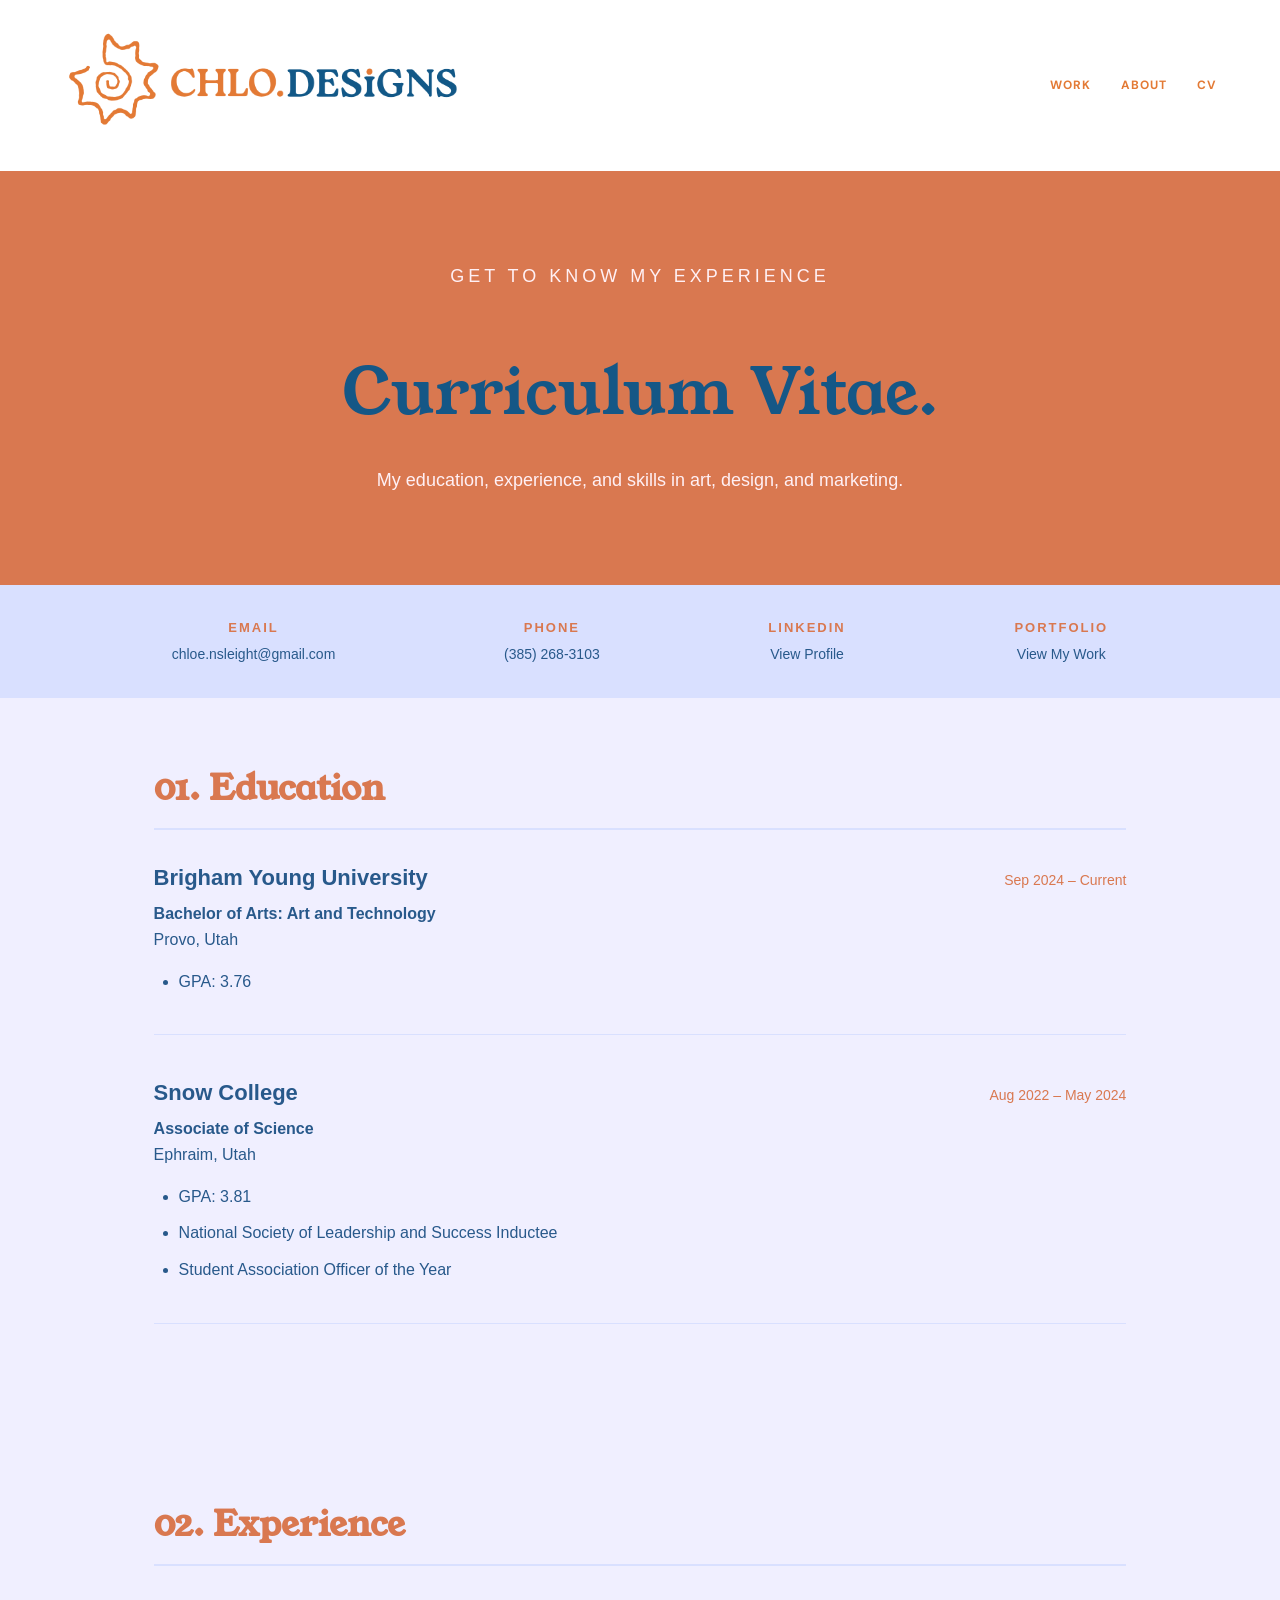
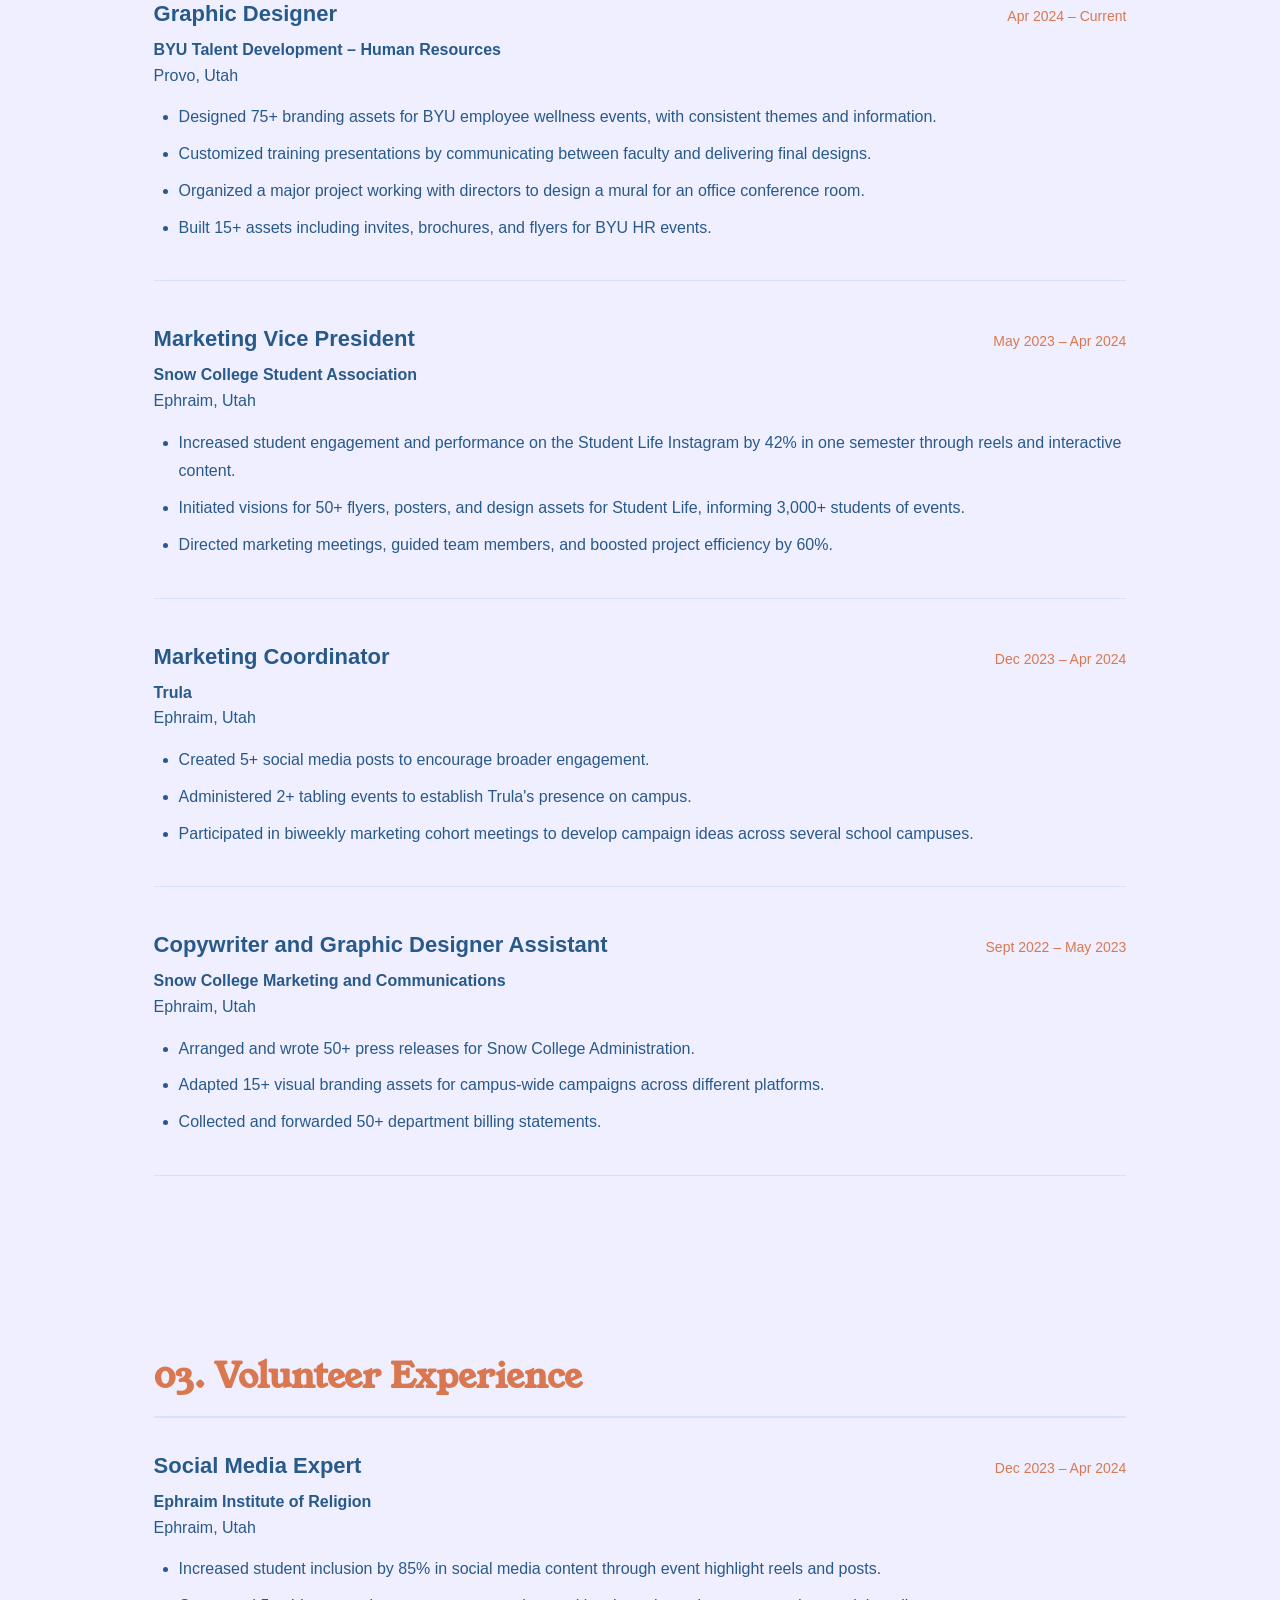
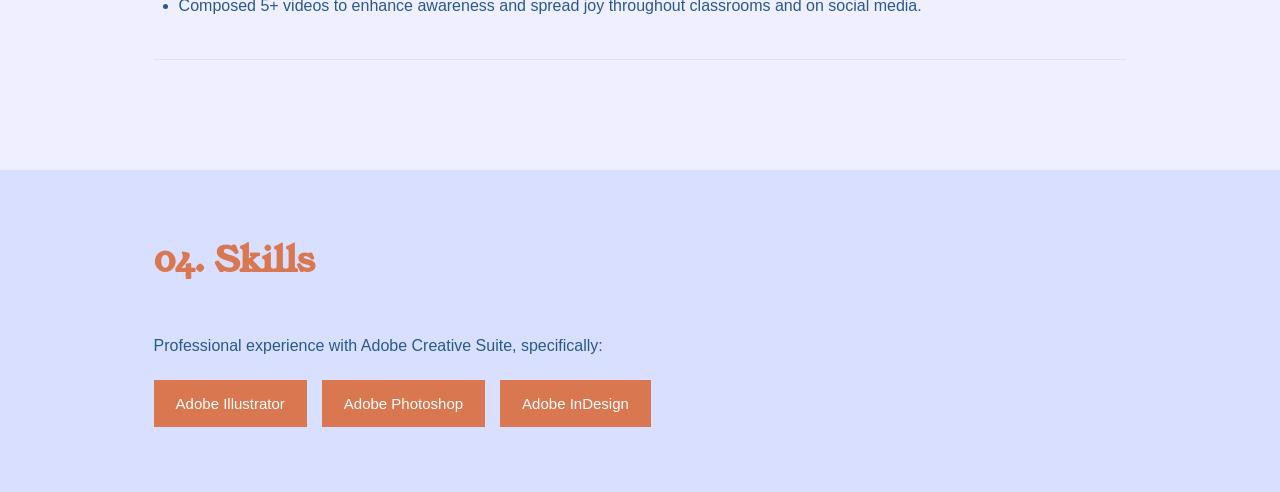
<file: CV.html>
<!DOCTYPE html>
<html lang="en">

<head>
    <meta charset="UTF-8">
    <meta name="viewport" content="width=device-width, initial-scale=1.0">

    <title>Chloe Sleight | CV</title>

    <link rel="stylesheet" href="Stylesheet.css">

    <link rel="preconnect" href="https://fonts.googleapis.com">
    <link rel="preconnect" href="https://fonts.gstatic.com" crossorigin>

    <link href="https://fonts.googleapis.com/css2?family=Young+Serif&display=swap" rel="stylesheet">

</head>

<body>

    <!-- HEADER -->
    <header>
        <div class="title">

            <a href="index.html">
                <img src="icon.png" width="100px" alt="Home">
            </a>

            <a href="index.html">
                <img src="Title.png" width="300px" alt="Title">
            </a>

            <nav>
                <a href="Work.html">Work</a>
                <a href="About.html">About</a>
                <a href="CV.html">CV</a>
            </nav>

        </div>
    </header>


    <!-- CV INTRODUCTION -->
    <section class="cv-intro">

        <p class="cv-small-title">GET TO KNOW MY EXPERIENCE</p>

        <h1>Curriculum Vitae.</h1>

        <p>
            My education, experience, and skills
            in art, design, and marketing.
        </p>

     

    </section>


    <!-- CONTACT INFORMATION -->
    <section class="cv-contact-info">

        <div>
            <h3>EMAIL</h3>
            <a href="mailto:chloe.nsleight@gmail.com">
                chloe.nsleight@gmail.com
            </a>
        </div>

        <div>
            <h3>PHONE</h3>
            <a href="tel:3852683103">
                (385) 268-3103
            </a>
        </div>

        <div>
            <h3>LINKEDIN</h3>
            <a href="https://www.linkedin.com/in/chloe-sleight-b135992b0/"
               target="_blank">
                View Profile
            </a>
        </div>

        <div>
            <h3>PORTFOLIO</h3>
            <a href="https://chloesleightportfoli.wixsite.com/chloesportfolio"
               target="_blank">
                View My Work
            </a>
        </div>

    </section>


    <!-- EDUCATION -->
    <section class="cv-section">

        <h2>01. Education</h2>

        <div class="cv-item">

            <div class="cv-item-heading">
                <h3>Brigham Young University</h3>
                <span>Sep 2024 – Current</span>
            </div>

            <p class="cv-subtitle">
                Bachelor of Arts: Art and Technology
            </p>

            <p>Provo, Utah</p>

            <ul>
                <li>GPA: 3.76</li>
            </ul>

        </div>


        <div class="cv-item">

            <div class="cv-item-heading">
                <h3>Snow College</h3>
                <span>Aug 2022 – May 2024</span>
            </div>

            <p class="cv-subtitle">
                Associate of Science
            </p>

            <p>Ephraim, Utah</p>

            <ul>
                <li>GPA: 3.81</li>
                <li>National Society of Leadership and Success Inductee</li>
                <li>Student Association Officer of the Year</li>
            </ul>

        </div>

    </section>


    <!-- EXPERIENCE -->
    <section class="cv-section">

        <h2>02. Experience</h2>

        <div class="cv-item">

            <div class="cv-item-heading">
                <h3>Graphic Designer</h3>
                <span>Apr 2024 – Current</span>
            </div>

            <p class="cv-subtitle">
                BYU Talent Development – Human Resources
            </p>

            <p>Provo, Utah</p>

            <ul>
                <li>
                    Designed 75+ branding assets for BYU employee
                    wellness events, with consistent themes and information.
                </li>

                <li>
                    Customized training presentations by communicating
                    between faculty and delivering final designs.
                </li>

                <li>
                    Organized a major project working with directors
                    to design a mural for an office conference room.
                </li>

                <li>
                    Built 15+ assets including invites, brochures,
                    and flyers for BYU HR events.
                </li>
            </ul>

        </div>


        <div class="cv-item">

            <div class="cv-item-heading">
                <h3>Marketing Vice President</h3>
                <span>May 2023 – Apr 2024</span>
            </div>

            <p class="cv-subtitle">
                Snow College Student Association
            </p>

            <p>Ephraim, Utah</p>

            <ul>
                <li>
                    Increased student engagement and performance
                    on the Student Life Instagram by 42% in one
                    semester through reels and interactive content.
                </li>

                <li>
                    Initiated visions for 50+ flyers, posters,
                    and design assets for Student Life, informing
                    3,000+ students of events.
                </li>

                <li>
                    Directed marketing meetings, guided team members,
                    and boosted project efficiency by 60%.
                </li>
            </ul>

        </div>


        <div class="cv-item">

            <div class="cv-item-heading">
                <h3>Marketing Coordinator</h3>
                <span>Dec 2023 – Apr 2024</span>
            </div>

            <p class="cv-subtitle">Trula</p>

            <p>Ephraim, Utah</p>

            <ul>
                <li>
                    Created 5+ social media posts to encourage
                    broader engagement.
                </li>

                <li>
                    Administered 2+ tabling events to establish
                    Trula's presence on campus.
                </li>

                <li>
                    Participated in biweekly marketing cohort
                    meetings to develop campaign ideas across
                    several school campuses.
                </li>
            </ul>

        </div>


        <div class="cv-item">

            <div class="cv-item-heading">
                <h3>Copywriter and Graphic Designer Assistant</h3>
                <span>Sept 2022 – May 2023</span>
            </div>

            <p class="cv-subtitle">
                Snow College Marketing and Communications
            </p>

            <p>Ephraim, Utah</p>

            <ul>
                <li>
                    Arranged and wrote 50+ press releases for
                    Snow College Administration.
                </li>

                <li>
                    Adapted 15+ visual branding assets for
                    campus-wide campaigns across different platforms.
                </li>

                <li>
                    Collected and forwarded 50+ department
                    billing statements.
                </li>
            </ul>

        </div>

    </section>


    <!-- VOLUNTEER EXPERIENCE -->
    <section class="cv-section">

        <h2>03. Volunteer Experience</h2>

        <div class="cv-item">

            <div class="cv-item-heading">
                <h3>Social Media Expert</h3>
                <span>Dec 2023 – Apr 2024</span>
            </div>

            <p class="cv-subtitle">
                Ephraim Institute of Religion
            </p>

            <p>Ephraim, Utah</p>

            <ul>
                <li>
                    Increased student inclusion by 85% in social
                    media content through event highlight reels and posts.
                </li>

                <li>
                    Composed 5+ videos to enhance awareness and
                    spread joy throughout classrooms and on social media.
                </li>
            </ul>

        </div>

    </section>


    <!-- SKILLS -->
    <section class="cv-section cv-skills">

        <h2>04. Skills</h2>

        <p>
            Professional experience with Adobe Creative Suite,
            specifically:
        </p>

        <div class="skill-list">
            <span>Adobe Illustrator</span>
            <span>Adobe Photoshop</span>
            <span>Adobe InDesign</span>
        </div>

    </section>



</body>
</html>
</file>
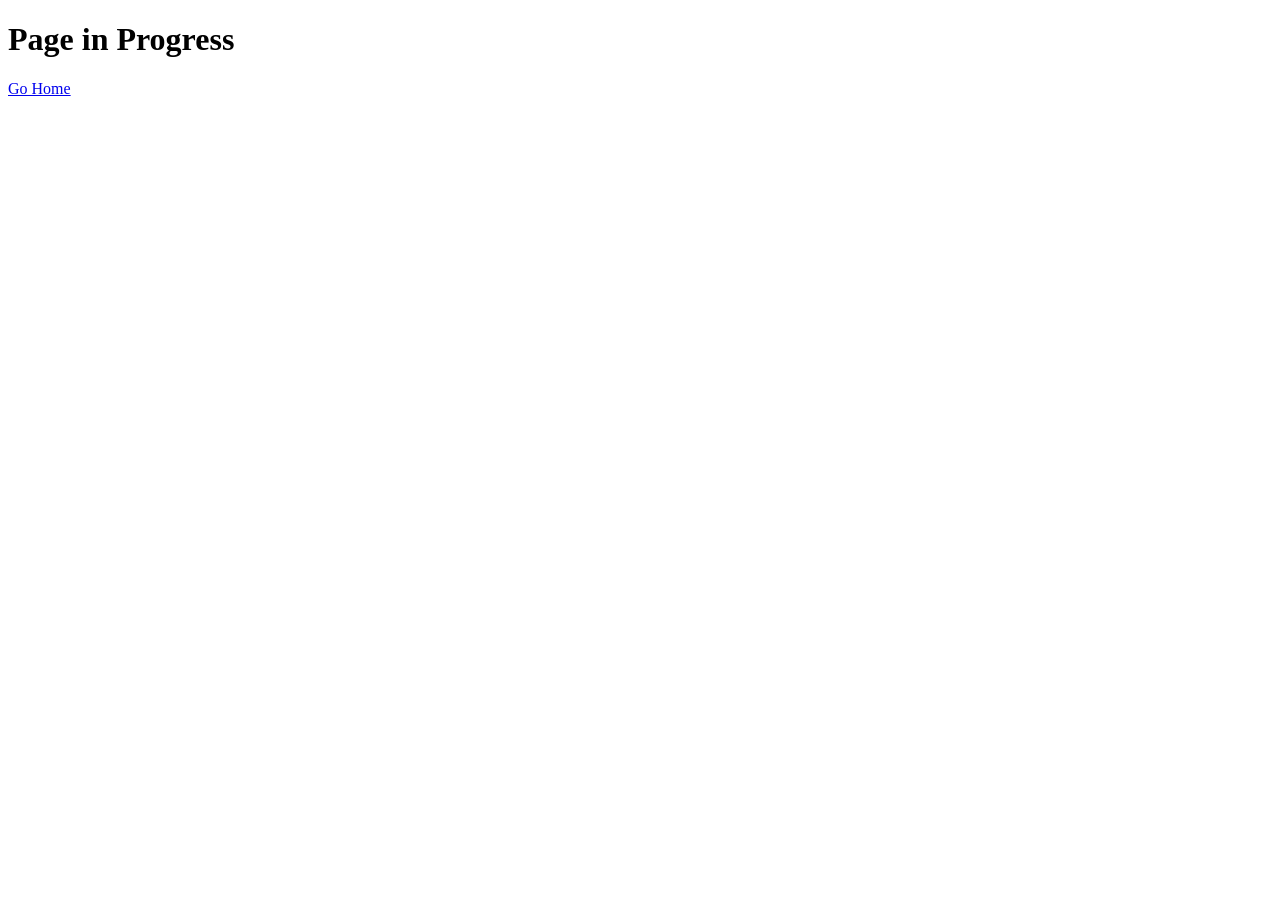
<file: Driven.html>
<!DOCTYPE html>
<html lang="en">
<head>
    <meta charset="UTF-8">
    <meta name="viewport" content="width=device-width, initial-scale=1.0">
    <title>Document</title>
</head>
<class=introh1></class>
  <h1>Page in Progress</h1>

<body>
   <a href="Index.html">Go Home</a>
</body>
</html>
</file>
<file: Stylesheet.css>
@import url('https://fonts.googleapis.com/css2?family=DM+Sans:wght@400;500;600;700;800&display=swap');

* {
    margin: 0;
    padding: 0;
    box-sizing: border-box;
}

body {
    font-family: 'DM Sans', sans-serif;
    background: white;
    color: #171717;
}
h1{
    font-family: "young serif";
    font-size: 40pt;
    font-weight: 100;
    color:#155786;
    text-align: center;
    padding-top: 35px;
    padding-bottom: 5pt;
}
.young-serif-regular {
  font-family: "Young Serif", serif;
  font-weight: 100;
  font-style: normal;
  
}

/* NAVIGATION */

header {
    width: 100%;
    padding: 28px 5%;
    display: flex;
    justify-content: space-between;
    align-items: center;
    background: white;
}
header .title{
display: flex;
justify-content: start;
align-items: center;
}

.logo {
    font-size: 23px;
    font-weight: 800;
    letter-spacing: -1.5px;
    text-transform: uppercase;
}

nav {
    display: end;
    gap: 32px;
}

nav a {
    text-decoration: none;
    color: #e37a35;
    font-size: 12px;
    font-weight: 700;
    text-transform: uppercase;
    letter-spacing: 1px;
}
.blue {
    text-decoration: none;
    color:  #155786;
    font-size: 12px;
    font-weight: 700;
    text-transform: uppercase;
    letter-spacing: 1px;
}

nav a:hover {
    opacity: .5;
}

/* PAGE INTRO */

.intro {
    padding: 65px 5% 35px;
}

.intro h1 {
    font-size: clamp(48px, 8vw, 100px);
    letter-spacing: -6px;
    line-height: .95;
    font-weight: 80;
    text-transform:none
    
}

.introp {
    font-size: 14px;
    width: 800px;
    margin-top: 5px;
    margin-left: auto;
    margin-right: auto;
    padding: 20px;
    color: #8da7ba;
    line-height: 1.7;
    text-align: center;
    justify-content:center
    
    
}
    

/* PORTFOLIO GRID */

.portfolio {
    padding: 20px 5% 80px;
    display: grid;
    grid-template-columns: repeat(3, 1fr);
    gap: 35px 22px;
   
    width: 100%;
}
.portfolio img{
    aspect-ratio: 1/1;
    width: 100%;
}

.project {
    cursor: pointer;
}

.artwork {
    width: 100%;
    aspect-ratio: 1 / 1;
    overflow: hidden;
    display: flex;
    justify-content: center;
    align-items: center;
    position: relative;
    transition: opacity .3s ease;
}

.project:hover .artwork {
    opacity: .50;
}

.artwork span {
    font-weight: 800;
    text-align: center;
    line-height: .9;
    letter-spacing: -4px;
    font-size: clamp(35px, 6vw, 85px);
}

/* SAMPLE ARTWORK */

.BAP img {
 width: 100%;
 height: 100%;
 object-fit: cover;
}



/* PROJECT TITLES */

.project-info {
    display: flex;
    justify-content: space-between;
    align-items: center;
    padding-top: 13px;
}

.project-info h3 {
    font-size: 13px;
    font-weight: 700;
    text-transform: uppercase;
    letter-spacing: .5px;
}

.project-info p {
    color: #888;
    font-size: 11px;
}
/* for Bogco*/


     .image-grid {
    columns: 3;
    column-gap: 20px;
    padding: 20px;
}


.image-grid {
    columns: 3;
    column-gap: 20px;
    padding: 20px;
}

.image-item {
    break-inside: avoid;
    margin-bottom: 20px;
}

.image-item img {
    width: 100%;
    height: auto;
    display: block;
    /* border: 1px solid #8da7ba; */
    border-radius: 5px;
}

.caption {
    padding: 10px 0;
    margin: 0;
    font-size: 14px;
    font-weight: bold;
    color: #155786;
    text-align: center;


}

        

        .introp {
    font-size: 14px;
    margin-top: 20px;
    color: #8da7ba;
    line-height: 1.7;
    text-align: center;
    justify-content: flex-start;
    line-width: 200px;
        }
        
    .title{
    font-family: "young serif";
    font-weight: 100;
    color:#155786;
    text-align: center;
    font-size: 24pt;
}
.young-serif-regular {
  font-family: "Young Serif", serif;
  font-size: 36pt;
  font-weight: 100;
  font-style: normal;
  
}

        /* Responsive layout */
        @media (max-width: 768px) {
            .image-grid {
                grid-template-columns: repeat(2, 1fr);
            }
        }

        @media (max-width: 480px) {
            .image-grid {
                grid-template-columns: 1fr;
            }
        }
        .title {
    display: flex;
    align-items: center;
    width: 100%;
}

.title nav {
    margin-left: auto;
    display: flex;
    gap: 30px;
}

.title nav a {
    text-decoration: none;
    font-family: 'DM Sans', sans-serif;
    color: #e37a35;
    font-size: 12px;
}
hr {
    border: none;
    height: 3px;           /* Thickness of line */
    background-color: #e37a35;; /* Line color */
    width: 100%;           /* Line length */
}

/*about me*/

        * {
            margin: 0;
            padding: 0;
            box-sizing: border-box;
        }

        body {
            font-family: Arial, sans-serif;
            background-color: #f7f7f7;
            color: #28598b;
        }

        .about-section {
            min-height: 100vh;
            display: flex;
            position: relative;
            align-items: center;
        }

        /* Left orange section */
        .left-section {
            background-color: #d97850;
            width: 37%;
            min-height: 100vh;
            padding: 90px 50px;
        }

        .left-section h1 {
            color: white;
            font-family: Georgia, serif;
            font-size: 65px;
            white-space: nowrap;
        }

        .left-section h2 {
            color: #e5c65c;
            font-family: Georgia, serif;
            font-size: 38px;
            font-style: italic;
            font-weight: normal;
            white-space: nowrap;
            margin-left: 30px;
        }

        /* Picture section */
        .photo {
            position: absolute;
            left: 20%;
            top: 35%;
            width: 340px;
            padding: 20px;
            background-color: white;
            transform: rotate(-7deg);
            z-index: 2;
        }

        .photo img {
            width: 100%;
            height: 340px;
            object-fit: cover;
            display: block;
        }

        /* Right text section */
        .right-section {
            width: 63%;
            margin-left: auto;
            padding: 70px 8% 70px 16%;
        }

        .right-section h2 {
            font-size: 30px;
            margin-bottom: 55px;
        }

        .right-section h2 span {
            font-family: Georgia, serif;
            font-size: 46px;
            font-style: italic;
        }

        .right-section p {
            font-size: 20px;
            line-height: 1.8;
            margin-bottom: 30px;
        }

        /* Contact button */
        /* .contact-button {
            display: inline-block;
            background-color: #d97850;
            color: white;
            text-decoration: none;
            padding: 17px 35px;
            font-size: 18px;
            margin-top: 20px;
            float: right;
        }

        .contact-button:hover {
            background-color: #b95e3d;
        } */

        /* Mobile layout */
        @media (max-width: 800px) {
            .about-section {
                flex-direction: column;
            }

            .left-section {
                width: 100%;
                min-height: 300px;
                padding: 60px 25px;
            }

            .left-section h1 {
                font-size: 48px;
            }

            .left-section h2 {
                font-size: 28px;
            }

            .photo {
                position: relative;
                left: auto;
                top: auto;
                width: 250px;
                margin: -70px auto 40px;
            }

            .photo img {
                height: 250px;
            }

            .right-section {
                width: 100%;
                padding: 20px 30px 60px;
            }

            .right-section h2 {
                margin-bottom: 25px;
            }

            .right-section p {
                font-size: 17px;
            }
        }
  

        /*CV*/


/* ==========================
   CURRICULUM VITAE PAGE
========================== */

.cv-intro {
    background-color: #d97850;
    padding: 90px 10%;
    text-align: center;
    color: #fff0f5;
}

.cv-small-title {
    letter-spacing: 4px;
    font-size: 13px;
    margin-bottom: 20px;
}

.cv-intro h1 {
    font-family: 'Young Serif', serif;
    font-size: 65px;
    margin-bottom: 20px;
}

.cv-intro p {
    font-size: 18px;
    line-height: 1.7;
}

.cv-contact {
    display: inline-block;
    background-color: #f0efff;
    color: #28598b;
    padding: 15px 30px;
    margin-top: 30px;
    text-decoration: none;
    font-weight: bold;
}

.cv-contact:hover {
    background-color: #e5c65c;
}


/* CONTACT INFORMATION */

.cv-contact-info {
    background-color: #d9e0ff;
    display: flex;
    justify-content: space-around;
    flex-wrap: wrap;
    gap: 30px;
    padding: 35px 8%;
    text-align: center;
}

.cv-contact-info h3 {
    font-size: 13px;
    letter-spacing: 2px;
    margin-bottom: 10px;
    color: #d97850;
}

.cv-contact-info a {
    color: #28598b;
    text-decoration: none;
    font-size: 14px;
}


/* CV SECTIONS */

.cv-section {
    background-color: #f0efff;
    padding: 65px 12%;
    color: #28598b;
}

.cv-section h2 {
    font-family: 'Young Serif', serif;
    font-size: 35px;
    color: #d97850;
    margin-bottom: 35px;
    border-bottom: 2px solid #d9e0ff;
    padding-bottom: 15px;
}


/* EXPERIENCE AND EDUCATION ITEMS */

.cv-item {
    margin-bottom: 45px;
    padding-bottom: 30px;
    border-bottom: 1px solid #d9e0ff;
}

.cv-item-heading {
    display: flex;
    justify-content: space-between;
    align-items: baseline;
    flex-wrap: wrap;
    gap: 10px;
}

.cv-item-heading h3 {
    font-size: 22px;
    font-weight: bold;
}

.cv-item-heading span {
    color: #d97850;
    font-size: 14px;
}

.cv-subtitle {
    font-weight: bold;
    margin-top: 10px;
}

.cv-item p {
    line-height: 1.6;
}

.cv-item ul {
    margin: 15px 0 0 25px;
}

.cv-item li {
    line-height: 1.8;
    margin-bottom: 8px;
}


/* SKILLS */

.cv-skills {
    background-color: #d9e0ff;
}

.skill-list {
    display: flex;
    flex-wrap: wrap;
    gap: 15px;
    margin-top: 25px;
}

.skill-list span {
    background-color: #d97850;
    color: white;
    padding: 15px 22px;
    font-size: 15px;
}


/* FOOTER */

.cv-footer {
    background-color: #d97850;
    color: white;
    text-align: center;
    padding: 65px 20px;
}

.cv-footer h2 {
    font-family: 'Young Serif', serif;
    font-size: 35px;
    margin-bottom: 25px;
}

.cv-footer a {
    display: inline-block;
    background-color: #f0efff;
    color: #28598b;
    text-decoration: none;
    padding: 15px 30px;
    margin-bottom: 35px;
}

.cv-footer p {
    font-size: 13px;
}


/* MOBILE RESPONSIVENESS */

@media (max-width: 700px) {

    .cv-intro {
        padding: 65px 20px;
    }

    .cv-intro h1 {
        font-size: 42px;
    }

    .cv-contact-info {
        flex-direction: column;
    }

    .cv-section {
        padding: 45px 25px;
    }

    .cv-section h2 {
        font-size: 28px;
    }

    .cv-item-heading {
        flex-direction: column;
        gap: 8px;
    }

    .cv-item-heading h3 {
        font-size: 19px;
    }

    .skill-list {
        flex-direction: column;
    }
}


/* FOOTER */

footer {
    padding: 35px 5%;
    border-top: 1px solid #eee;
    display: flex;
    justify-content: space-between;
    font-size: 11px;
    color: #888;
    text-transform: uppercase;
    letter-spacing: 1px;
}

/* MOBILE RESPONSIVENESS */

@media (max-width: 650px) {

    header {
        padding: 22px 5%;
        flex-wrap: wrap;
        gap: 20px;
    }

    nav {
        gap: 17px;
    }

    nav a {
        font-size: 10px;
    }

    .intro {
        padding-top: 45px;
    }

    .intro h1 {
        letter-spacing: -3px;
    }

    .portfolio {
        grid-template-columns: 1fr;
        gap: 30px;
    }

    footer {
        gap: 15px;
        flex-wrap: wrap;
    }
}
</file>
